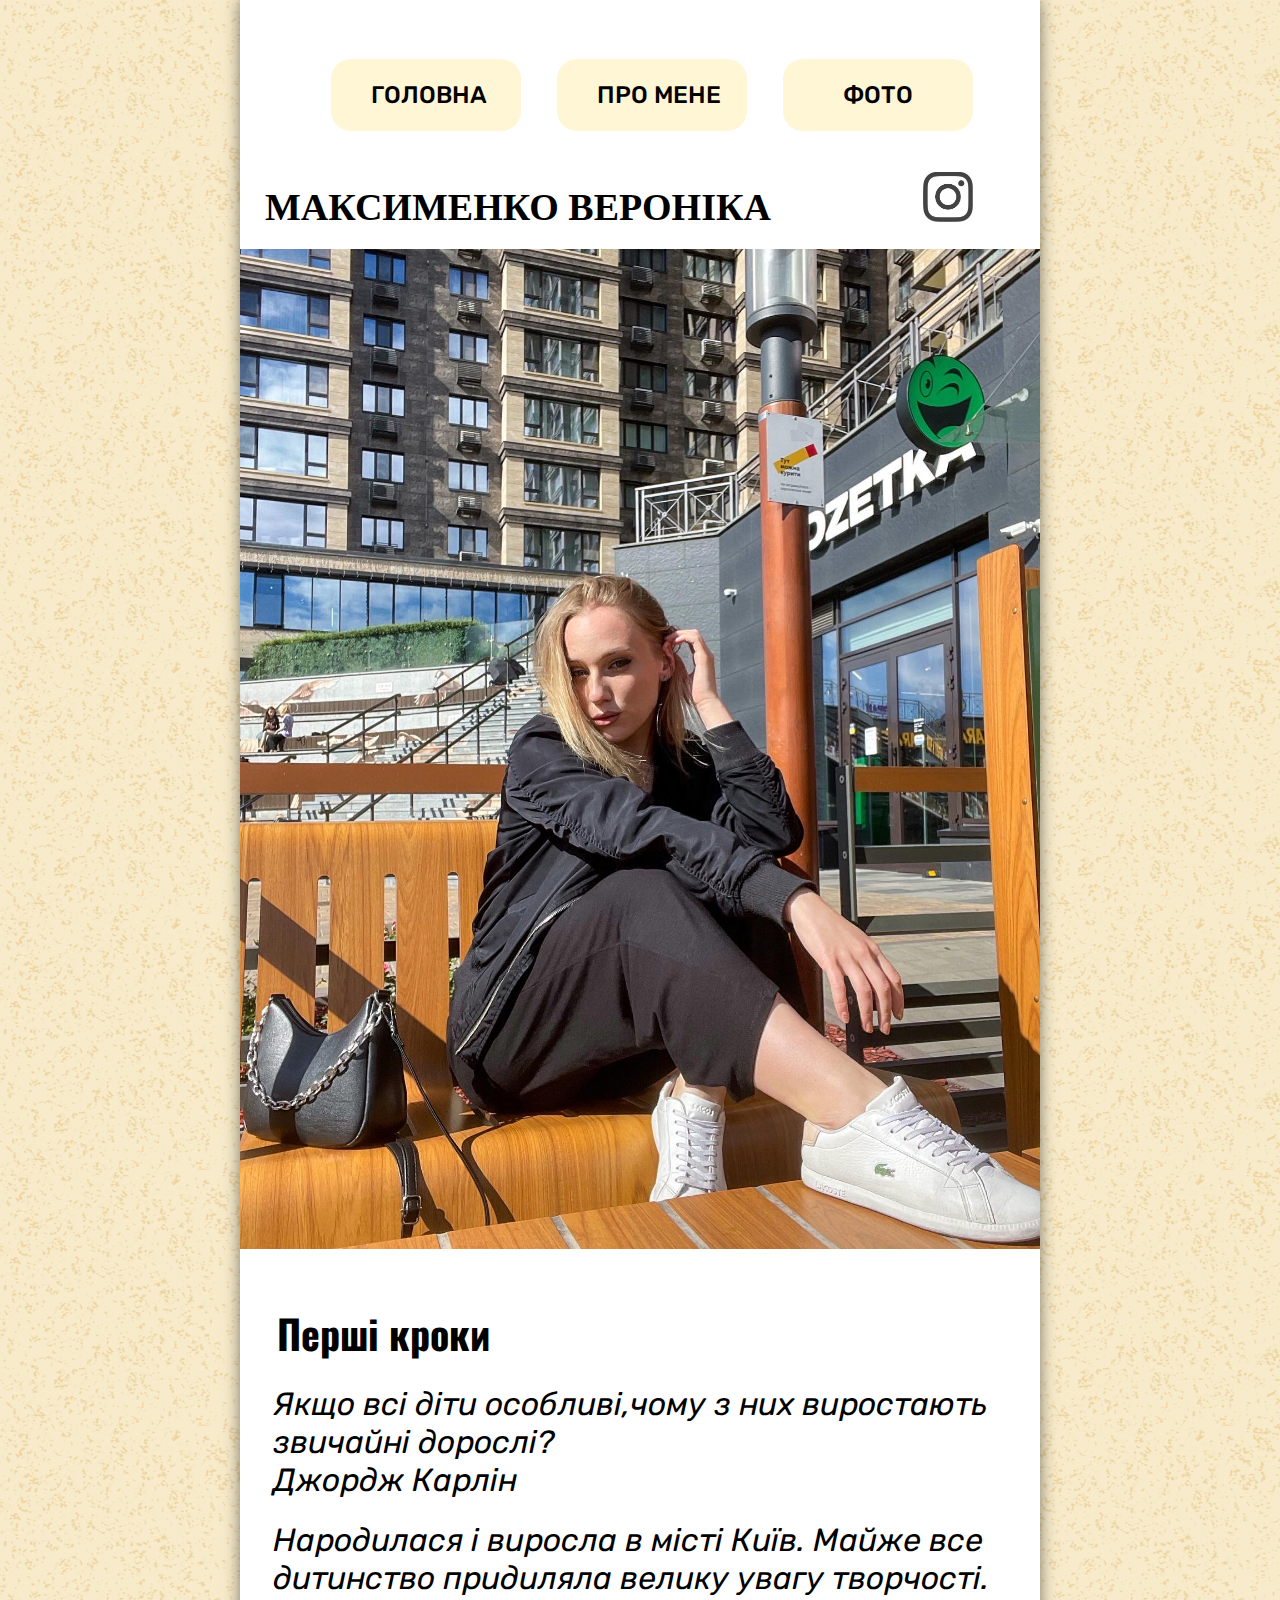
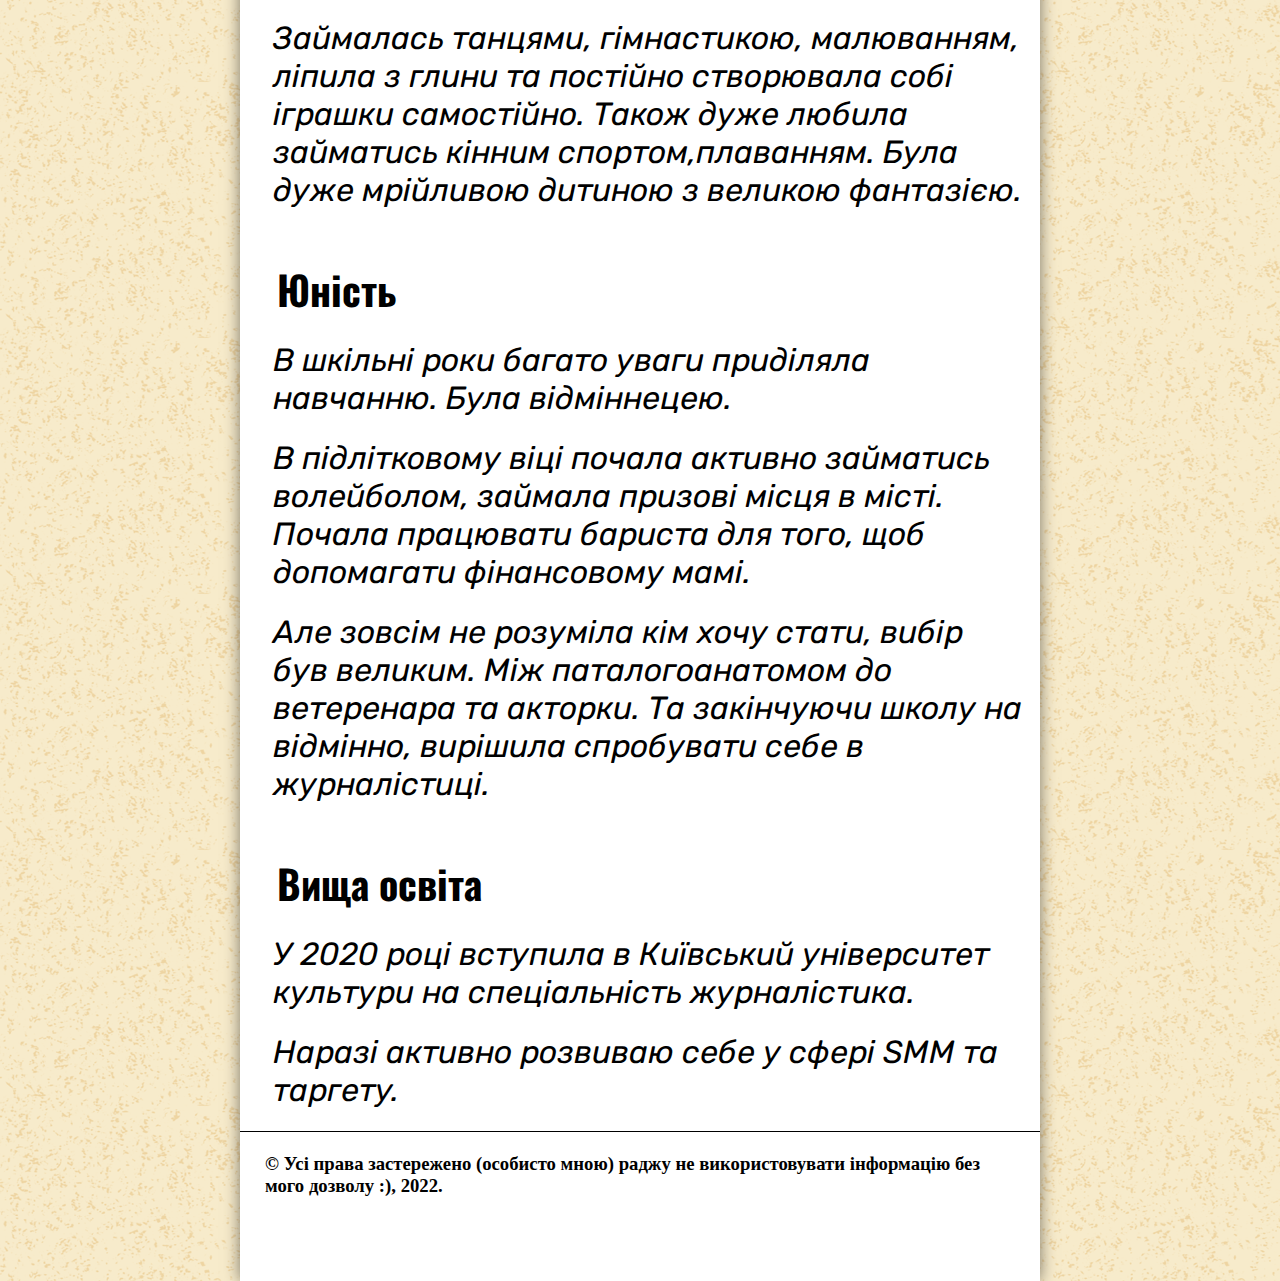
<file: index.html>
<!DOCTYPE html>
<html lang="en">
<head>
    <meta charset="UTF-8">
    <meta http-equiv="X-UA-Compatible" content="IE=edge">
    <meta name="viewport" content="width=device-width, initial-scale=1.0">
    <link rel="stylesheet" href="./styles.css">
    <link rel="preconnect" href="https://fonts.googleapis.com">
<link rel="preconnect" href="https://fonts.gstatic.com" crossorigin>
<link href="https://fonts.googleapis.com/css2?family=Oswald:wght@700&family=Rubik&display=swap" rel="stylesheet">
<title>Portfolio Maksimenko Veronika</title>
</head>
<body>
    <div class="container">
        <header>
            <div >
                <ul class="header-button">
                    <li class="button"><a href="" class="title-button">ГОЛОВНА</a></li>
                    <li class="button"><a href="./me.html" class="title-button">ПРО МЕНЕ</a></li>
                    <li class="button-c"><a href="./about.html" class="title-button">ФОТО</a></li>
                </ul>
            </div>
        </header>
        <main>
            <div class="hero">
                <h1>МАКСИМЕНКО ВЕРОНІКА</h1>
                <a href="https://www.instagram.com/veronikmaks/" class="lodo-photo">
                    <img src="./img/Знімок екрана 2022-10-24 о 14.45.37.png" alt="" width="50" height="50" class="svg-inst">
                    <!-- <svg class="svg-inst" width="100" height="100">
                        <use href="./img/svg#icon-instagram-2"></use>
                    </svg> -->
                </a>
            </div>
        </main>
        <section>
            <img src="./img/IMG_6927 (1).JPG" alt="instagram" class="logo-inst"  width="800" height="1000" >
            <div>
                <h3 class="title">Перші кроки</h3>
                <p class="par">Якщо всі діти особливі,чому з них виростають звичайні дорослі? </br>
                    Джордж Карлін</p>
                <p class="par">Народилася і виросла в місті Київ. Майже все дитинство придиляла велику увагу творчості.</p>
                <p class="par">Займалась танцями, гімнастикою, малюванням, ліпила з глини та постійно створювала собі іграшки самостійно. Також дуже любила займатись кінним спортом,плаванням. Була дуже мрійливою дитиною з великою фантазією.</p>
                <h3 class="title">Юність</h3>
                <p class="par">
                    В шкільні роки багато уваги приділяла навчанню. Була відміннецею. 
    
                    <p class="par">В підлітковому віці почала активно займатись волейболом, займала призові місця в місті. 
                    Почала працювати бариста для того, щоб допомагати фінансовому мамі. </p>
    
                    <p class="par">Але зовсім не розуміла кім хочу стати, вибір був великим. Між паталогоанатомом до ветеренара та акторки. Та закінчуючи школу на відмінно, вирішила спробувати себе в журналістиці.</p>
                </p>
                <h3 class="title">Вища освіта</h3>
                <p class="par">У 2020 році вступила в Київський університет культури на спеціальність журналістика.</p>
                <p class="par">Наразі активно розвиваю себе у сфері SMM та таргету.</p>
            </div>
        </section>
        <footer >
            <h3 class="footer">
                © Усі права застережено (особисто мною) раджу не використовувати інформацію без мого дозволу :), 2022.
            </h3>
        </footer>
    </div>
</body>
</html>
</file>
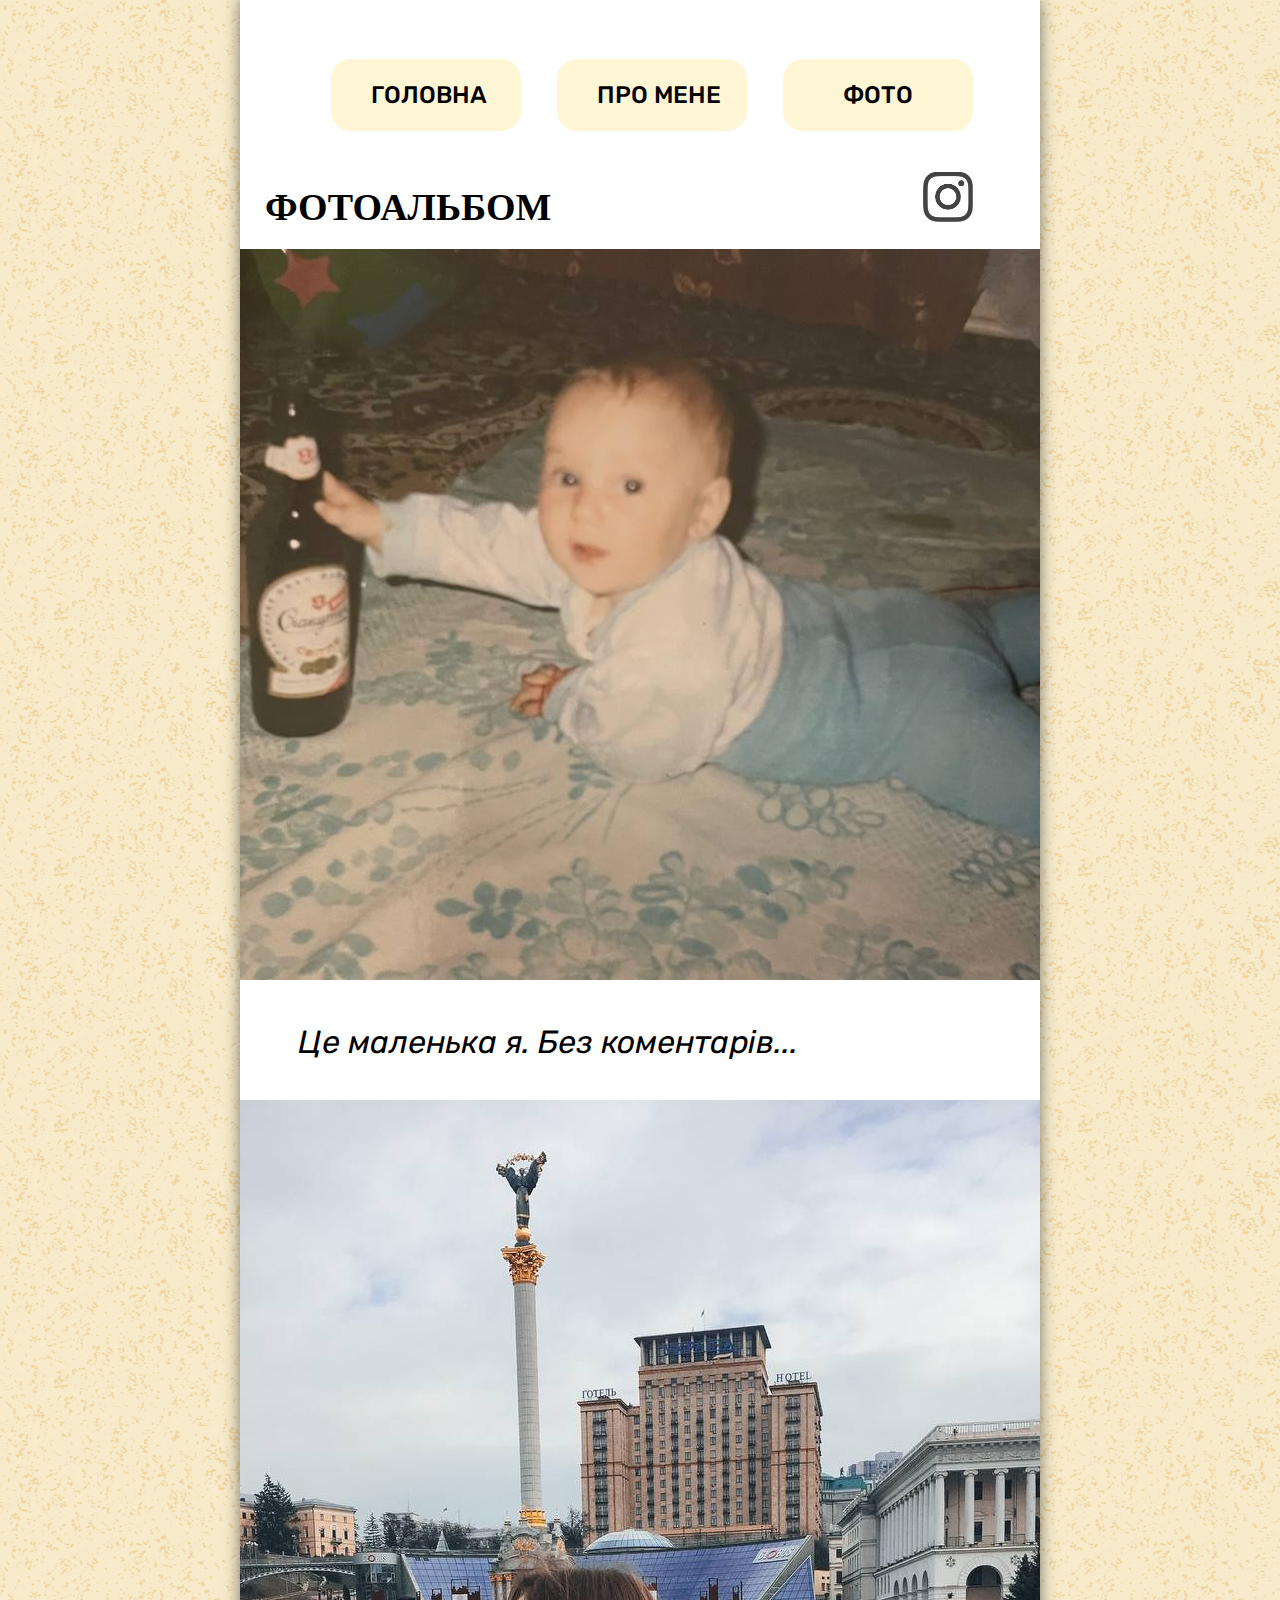
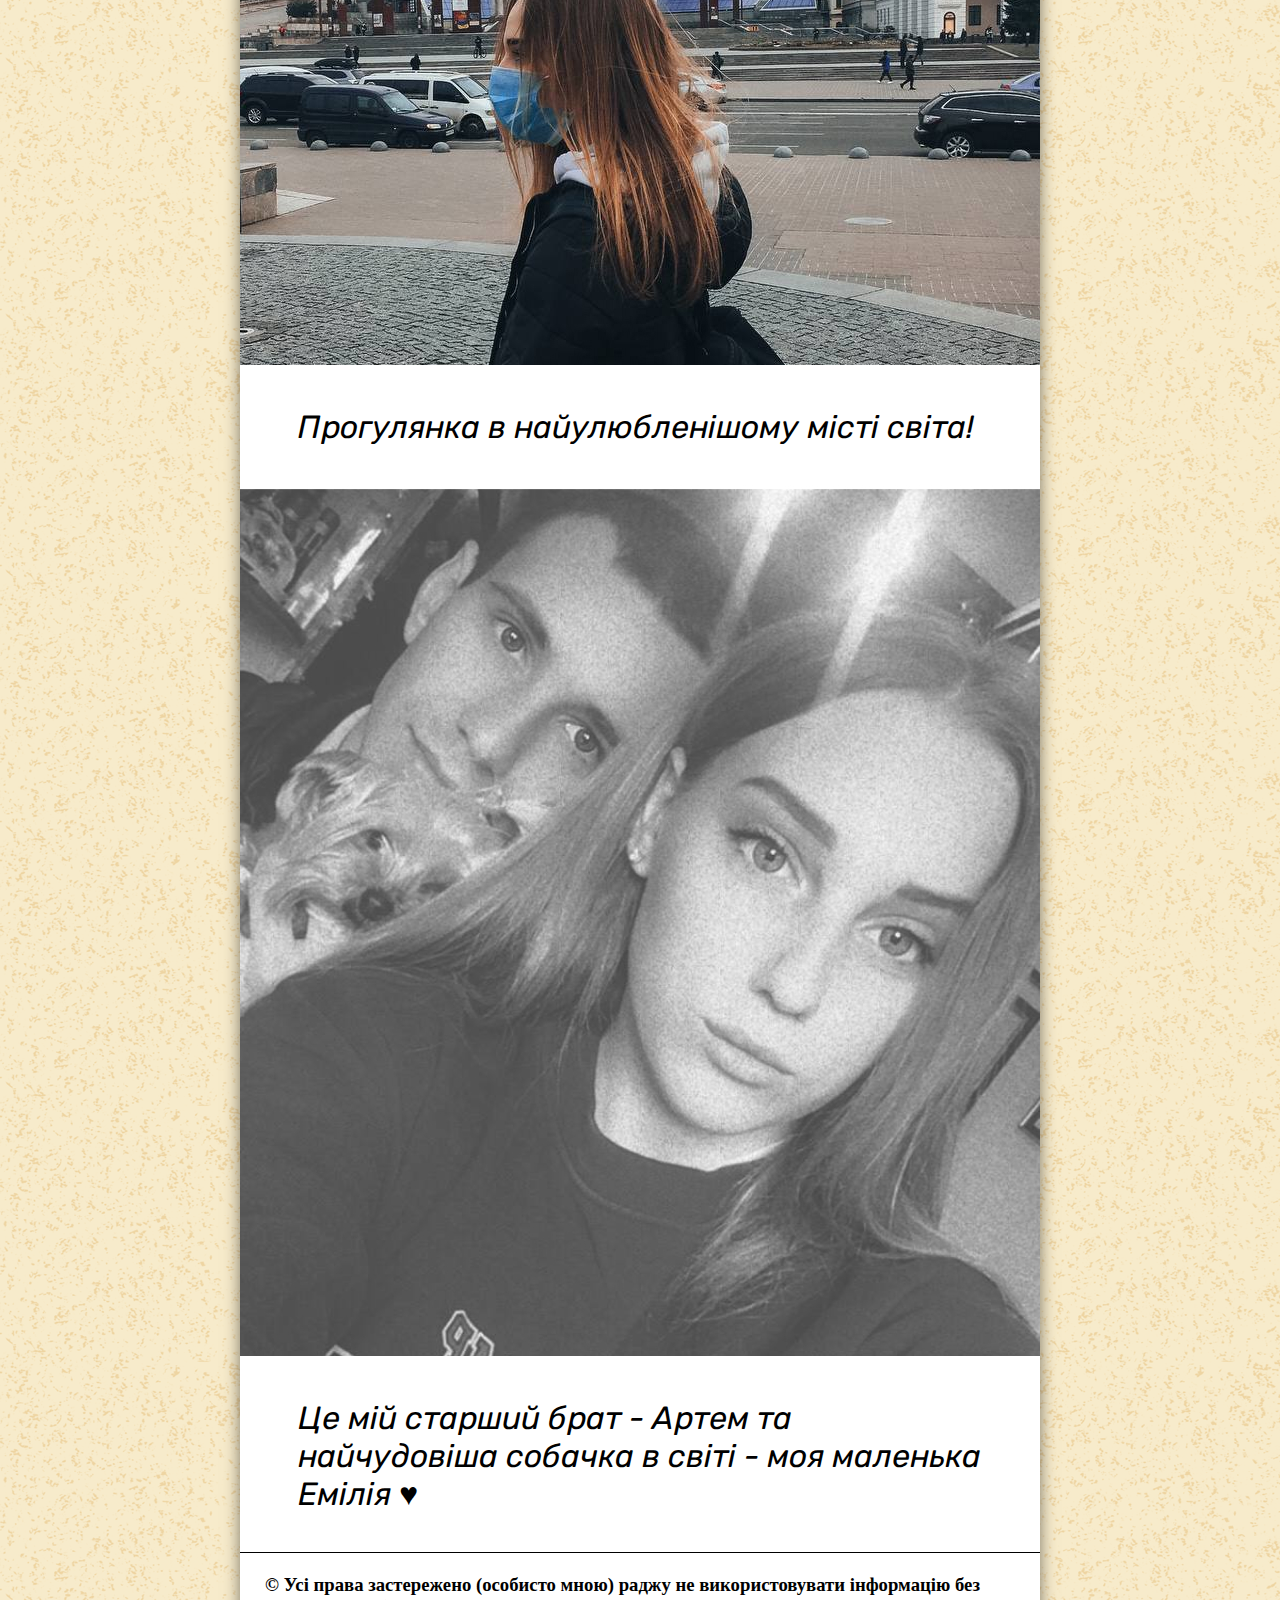
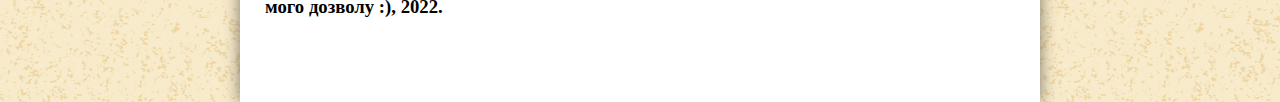
<file: about.html>
<!DOCTYPE html>
<html lang="en">
<head>
    <meta charset="UTF-8">
    <meta http-equiv="X-UA-Compatible" content="IE=edge">
    <meta name="viewport" content="width=device-width, initial-scale=1.0">
    <link rel="stylesheet" href="./styles.css">
    <link rel="preconnect" href="https://fonts.googleapis.com">
<link rel="preconnect" href="https://fonts.gstatic.com" crossorigin>
<link href="https://fonts.googleapis.com/css2?family=Oswald:wght@700&family=Rubik&display=swap" rel="stylesheet">
<title>Portfolio Maksimenko Veronika</title>
</head>
<body>
    <div class="container">
        <header>
            <div >
                <ul class="header-button">
                    <li class="button"><a href="./index.html" class="title-button">ГОЛОВНА</a></li>
                    <li class="button"><a href="./me.html" class="title-button">ПРО МЕНЕ</a></li>
                    <li class="button-c"><a href="" class="title-button">ФОТО</a></li>
                </ul>
            </div>
        </header>
        <main>
            <div class="hero">
                <h1>ФОТОАЛЬБОМ</h1>
                <a href="https://www.instagram.com/veronikmaks/" class="lodo-photo">
                    <img src="./img/Знімок екрана 2022-10-24 о 14.45.37.png" alt="" width="50" height="50" class="svg-inst">
                    <!-- <svg class="svg-inst" width="100" height="100">
                        <use href="./img/svg#icon-instagram-2"></use>
                    </svg> -->
                </a>
            </div>
        </main>
        <section>
            <div>
                <img src="./img/Frame 2.jpg" alt="kind">
                <p class="par-two">Це маленька я. Без коментарів...</p>
                    <img src="./img/photo_2022-10-22_14-35-52 1.jpg" alt="">
                <p class="par-two">Прогулянка в найулюбленішому місті світа!</p>
                <img src="./img/photo_2022-10-22_14-35-50 1.jpg" alt="">
                <p class="par-two">Це мій старший брат - Артем та найчудовіша собачка в світі - моя маленька Емілія ♥</p>
            </div>
        </section>
        <footer >
            <h3 class="footer">
                © Усі права застережено (особисто мною) раджу не використовувати інформацію без мого дозволу :), 2022.
            </h3>
        </footer>
    </div>
</body>
</html>
</file>
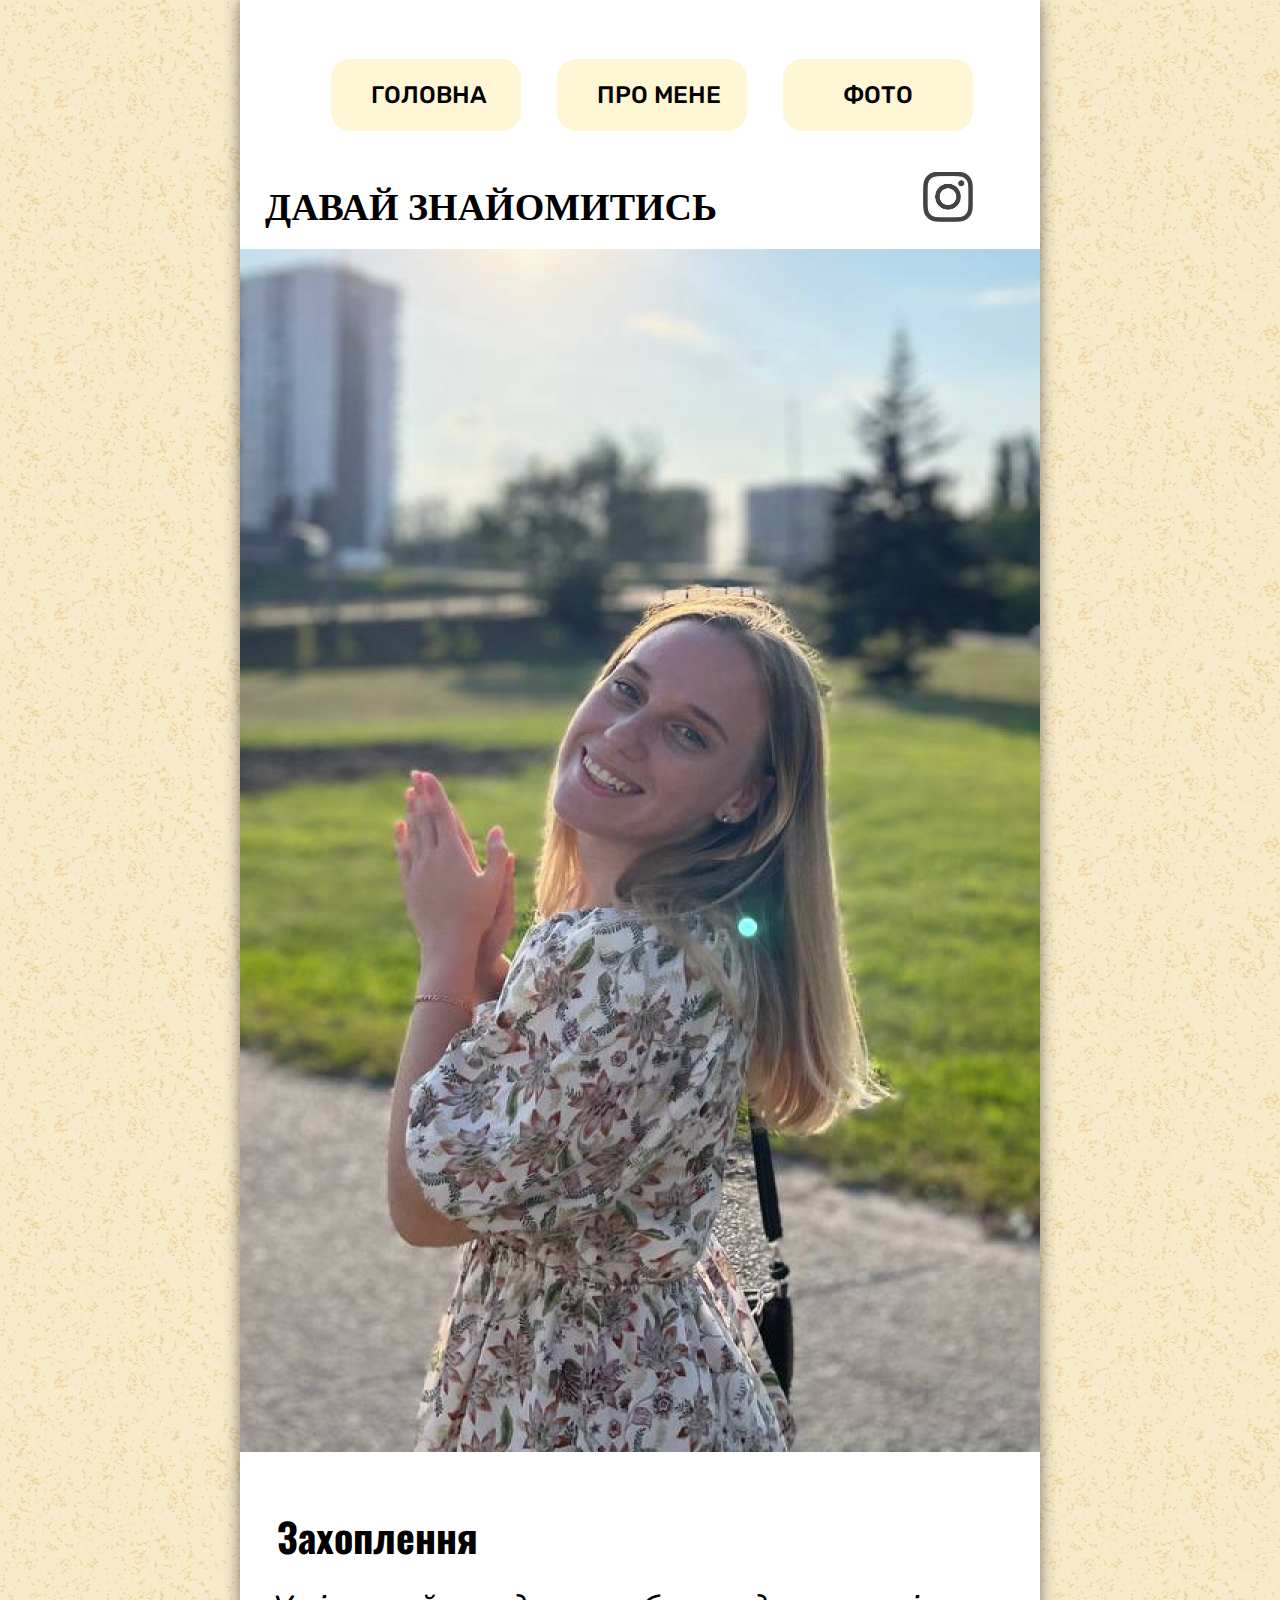
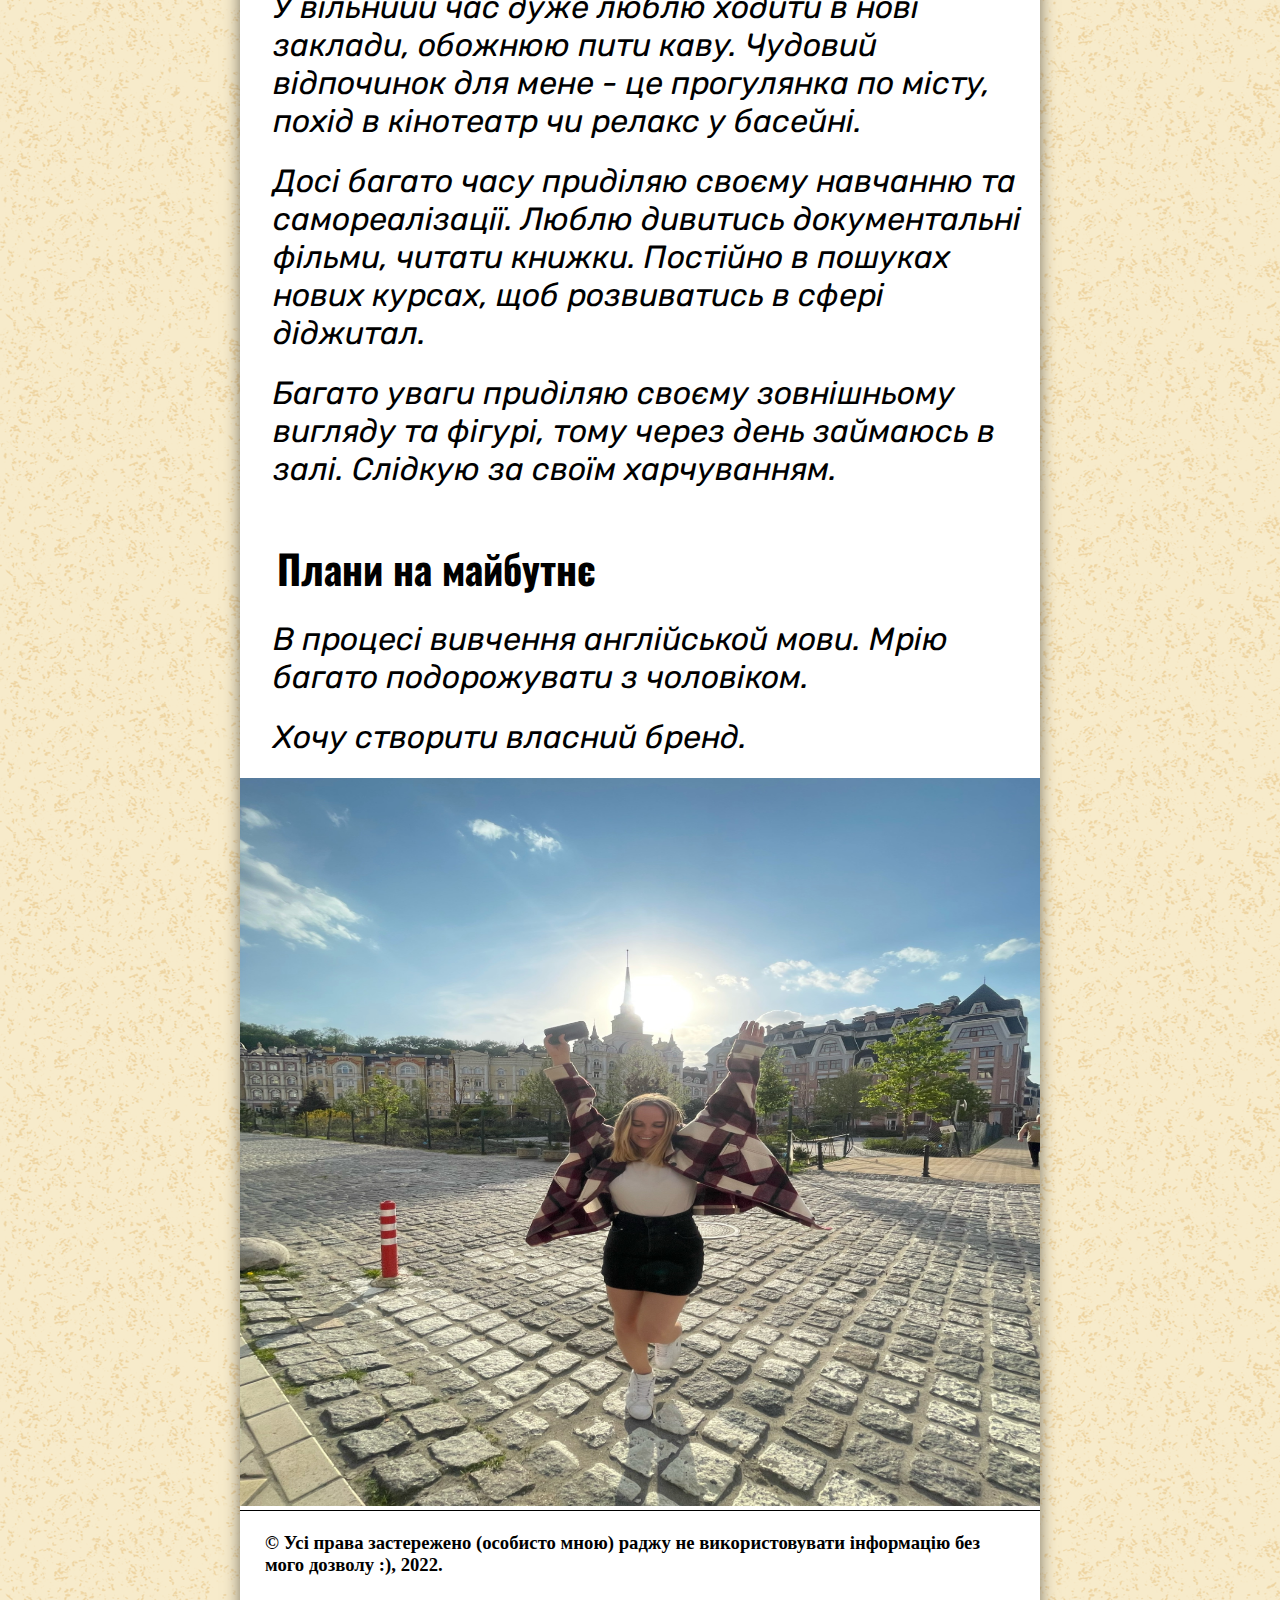
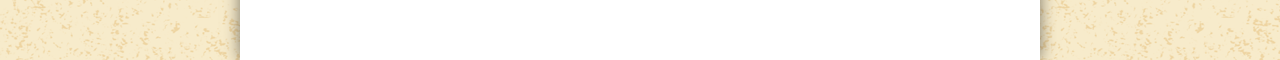
<file: me.html>
<!DOCTYPE html>
<html lang="en">
<head>
    <meta charset="UTF-8">
    <meta http-equiv="X-UA-Compatible" content="IE=edge">
    <meta name="viewport" content="width=device-width, initial-scale=1.0">
    <link rel="stylesheet" href="./styles.css">
    <link rel="preconnect" href="https://fonts.googleapis.com">
<link rel="preconnect" href="https://fonts.gstatic.com" crossorigin>
<link href="https://fonts.googleapis.com/css2?family=Oswald:wght@700&family=Rubik&display=swap" rel="stylesheet">
<title>Portfolio Maksimenko Veronika</title>
</head>
<body>
    <div>
        <div class="container">
            <header>
                <div >
                    <ul class="header-button">
                        <li class="button"><a href="./index.html" class="title-button">ГОЛОВНА</a></li>
                        <li class="button"><a href="" class="title-button current">ПРО МЕНЕ</a></li>
                        <li class="button-c"><a href="./about.html" class="title-button">ФОТО</a></li>
                    </ul>
                </div>
            </header>
            <main>
                <div class="hero ">
                    <h1>ДАВАЙ ЗНАЙОМИТИСЬ</h1>
                    <a href="https://www.instagram.com/veronikmaks/" class="lodo-photo">
                        <img src="./img/Знімок екрана 2022-10-24 о 14.45.37.png" alt="" width="50" height="50" class="svg-inst">
                    </a>
                </div>
            </main>
            <section>
                <img src="./img/2.jpg" alt="me" >
                <h3 class="title">Захоплення</h3>
                <p class="par">У вільниий час дуже люблю ходити в нові заклади, обожнюю пити каву. Чудовий відпочинок для мене - це прогулянка по місту, похід в кінотеатр чи релакс у басейні.</p>
                <p class="par">Досі багато часу приділяю своєму навчанню та самореалізації. Люблю дивитись документальні фільми, читати книжки. Постійно в пошуках нових курсах, щоб розвиватись в сфері діджитал.</p>
                <p class="par">Багато уваги приділяю своєму зовнішньому вигляду та фігурі, тому через день займаюсь в залі. Слідкую за своїм харчуванням. </p>
                <h3 class="title">Плани на майбутнє</h3>
                <p class="par">В процесі вивчення англійськой мови. Мрію багато подорожувати з чоловіком.</p>
                <p class="par">Хочу створити власний бренд.</p>
                <img src="./img/IMG_4578 (1).JPG" alt="me" class="photo-about">
            </section>
            
            <footer >
                <h3 class="footer">
                    © Усі права застережено (особисто мною) раджу не використовувати інформацію без мого дозволу :), 2022.
                </h3>
            </footer>
        </div>
    </div>
</body>
</html>
</file>
<file: styles.css>
tml {
    box-sizing: border-box;
}

body,
h1,
h2,
h3,
h4,
h5,
h6,
p,
ul,
ol,
li,
figure,
figcaption,
blockquote,
dl,
dd {
    margin: 0;
}

ul,
ol {
    padding: 0;
}

ul {
    list-style: none;
}

li {
    list-style: none;
}

a {
    text-decoration: none;
}
body{
    background-image: url(./img/old_map\ \(1\).png);
}
h1 {
    width: 750px;
    height: 77px;
    font-weight: 700;
    font-size: 38px;
    line-height: 70px;
    color: #000000;
    margin-left: 25px;
    text-align: start;

}

.container {
    width: 800px;
    margin: 0px auto;
    align-items: center;
    justify-content: center;
    padding-top: 59px;
    
    
    background-color: #ffffff;
    box-shadow: 0px 0px 15px rgba(0, 0, 0, 0.5);
    border: none;
}
.header-button{
    display: flex;
    justify-content: space-between;
    /* align-items: center; */
    margin-right: 67px;
    margin-left: 67px;
    margin-bottom: 41px;
}
.hero{
    display: flex;
    text-align: center;
}
.photo-about{
    width: 800px;
    height:728px;
}
.button{
    width: 150px;
    height: 28px;
    font-weight: 500;
    font-size: 24px;
    line-height: 28px;
    
    background-color: #FFF6D5;
    border-radius: 20px;
    border-color: #FFF6D5;
    padding-top: 22px;
    padding-bottom: 22px;
    padding-left: 40px;
    
    margin-left: 24px;
    
}
.button-c{
    width: 130px;
        height: 28px;
        font-weight: 500;
        font-size: 24px;
        line-height: 28px;
    
        background-color: #FFF6D5;
        border-radius: 20px;
        border-color: #FFF6D5;
        padding-top: 22px;
        padding-bottom: 22px;
        padding-left: 60px;
    
        margin-left: 24px;
}
.title-button{
    color: black;
    font-family: 'Rubik';
    font-style: normal;
    font-weight: 500;
    font-size: 24px;
    line-height: 28px;
    align-items: center;
    justify-content: center;
    justify-content: space-between;

}

/* .foto-button{
    width: 105px;
    height: 28px;
    font-weight: 500;
    font-size: 24px;
    line-height: 28px;
    color: black;
    background-color: #FFF6D5;
    border-radius: 20px;
    border-color: #FFF6D5;
    padding-top: 22px;
    padding-bottom: 22px;
    padding-left: 85px;
    display: block;
    align-items: center;
    justify-content: center;
    margin-left: 10px;
} */

.lodo-photo{
    left: -320px;
    top: 290px;
    text-align: end;
    padding-right: 67px;
}
.logo-inst{
    background-color: transparent;

}
.title{
    font-family: 'Oswald';
    font-style: normal;
    font-weight: 700;
    font-size: 40px;
    line-height: 59px;
    color: #000000;
    padding-left: 37px;
    padding-right: 37px;
    margin-bottom: 22px;
    margin-top: 51px;
}
.par{
    font-family: 'Rubik';
    font-style: italic;
    font-weight: 400;
    font-size: 32px;
    line-height: 38px;
    color: #000000;
    padding-left: 33px;
    padding-right: 17px;
    margin-bottom: 22px;
}
.par-two{
    font-family: 'Rubik';
        font-style: italic;
        font-weight: 400;
        font-size: 32px;
        line-height: 38px;
        color: #000000;
        padding-left: 33px;
        padding-right: 17px;
        margin: 39px 25px;
}

.footer{
    border-top: 1px solid #000000;
    padding-bottom: 84px;
    padding-top: 21px;
    padding-left: 25px;
    padding-right: 25px;


}
</file>
